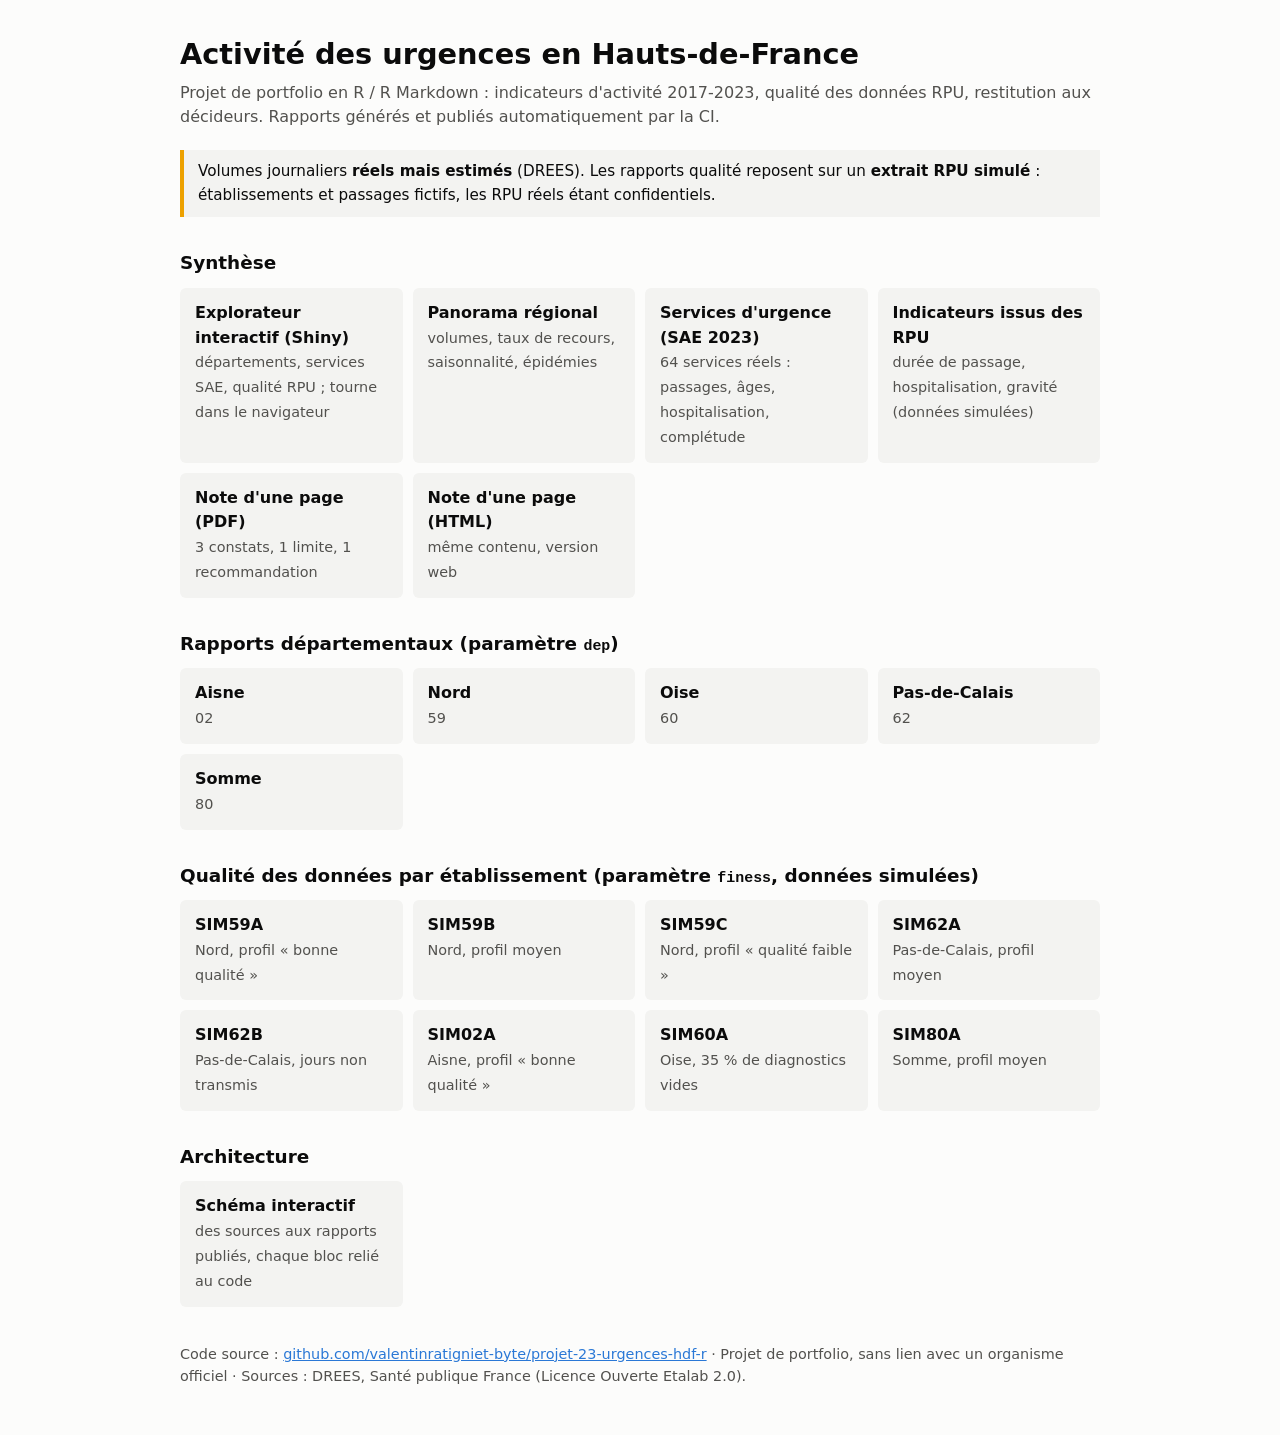
<file: rapports/index.html>
<!doctype html>
<html lang="fr">
<head>
<meta charset="utf-8">
<meta name="viewport" content="width=device-width, initial-scale=1">
<title>Urgences Hauts-de-France</title>
<style>
  :root { --fond: #fcfcfb; --encre: #0b0b0b; --doux: #52514e; --carte: #f3f3f1; --accent: #2a78d6; --alerte: #eda100; }
  @media (prefers-color-scheme: dark) {
    :root:not([data-theme="light"]) { --fond: #1a1a19; --encre: #f0efec; --doux: #c3c2b7; --carte: #262624; --accent: #3987e5; --alerte: #c98500; }
  }
  :root[data-theme="dark"] { --fond: #1a1a19; --encre: #f0efec; --doux: #c3c2b7; --carte: #262624; --accent: #3987e5; --alerte: #c98500; }
  body { margin: 0; font-family: "Segoe UI", system-ui, sans-serif; background: var(--fond); color: var(--encre); line-height: 1.55; }
  main { max-width: 920px; margin: 0 auto; padding: 32px 16px 48px; }
  h1 { font-size: 1.8em; margin: 0 0 4px; }
  h2 { font-size: 1.15em; margin: 32px 0 10px; }
  p.sous { color: var(--doux); margin: 0 0 20px; }
  .avert { border-left: 4px solid var(--alerte); background: var(--carte); padding: 10px 14px; font-size: .95em; }
  .grille { display: grid; grid-template-columns: repeat(auto-fill, minmax(200px, 1fr)); gap: 10px; }
  a.carte { display: block; background: var(--carte); border-radius: 6px; padding: 12px 14px; color: var(--encre); text-decoration: none; border: 1px solid transparent; }
  a.carte:hover, a.carte:focus-visible { border-color: var(--accent); }
  a.carte b { display: block; }
  a.carte span { color: var(--doux); font-size: .9em; }
  footer { margin-top: 36px; color: var(--doux); font-size: .9em; }
  footer a { color: var(--accent); }
</style>
</head>
<body>
<main>
  <h1>Activité des urgences en Hauts-de-France</h1>
  <p class="sous">Projet de portfolio en R / R Markdown : indicateurs d'activité 2017-2023, qualité des données RPU,
    restitution aux décideurs. Rapports générés et publiés automatiquement par la CI.</p>

  <div class="avert">Volumes journaliers <b>réels mais estimés</b> (DREES). Les rapports qualité reposent sur un
    <b>extrait RPU simulé</b> : établissements et passages fictifs, les RPU réels étant confidentiels.</div>

  <h2>Synthèse</h2>
  <div class="grille">
    <a class="carte" href="app/"><b>Explorateur interactif (Shiny)</b><span>départements, services SAE, qualité RPU ; tourne dans le navigateur</span></a>
    <a class="carte" href="panorama.html"><b>Panorama régional</b><span>volumes, taux de recours, saisonnalité, épidémies</span></a>
    <a class="carte" href="etablissements_sae.html"><b>Services d'urgence (SAE 2023)</b><span>64 services réels : passages, âges, hospitalisation, complétude</span></a>
    <a class="carte" href="activite_rpu.html"><b>Indicateurs issus des RPU</b><span>durée de passage, hospitalisation, gravité (données simulées)</span></a>
    <a class="carte" href="note_ars.pdf"><b>Note d'une page (PDF)</b><span>3 constats, 1 limite, 1 recommandation</span></a>
    <a class="carte" href="note_ars.html"><b>Note d'une page (HTML)</b><span>même contenu, version web</span></a>
  </div>

  <h2>Rapports départementaux (paramètre <code>dep</code>)</h2>
  <div class="grille">
    <a class="carte" href="departements/02.html"><b>Aisne</b><span>02</span></a>
    <a class="carte" href="departements/59.html"><b>Nord</b><span>59</span></a>
    <a class="carte" href="departements/60.html"><b>Oise</b><span>60</span></a>
    <a class="carte" href="departements/62.html"><b>Pas-de-Calais</b><span>62</span></a>
    <a class="carte" href="departements/80.html"><b>Somme</b><span>80</span></a>
  </div>

  <h2>Qualité des données par établissement (paramètre <code>finess</code>, données simulées)</h2>
  <div class="grille">
    <a class="carte" href="qualite/SIM59A.html"><b>SIM59A</b><span>Nord, profil « bonne qualité »</span></a>
    <a class="carte" href="qualite/SIM59B.html"><b>SIM59B</b><span>Nord, profil moyen</span></a>
    <a class="carte" href="qualite/SIM59C.html"><b>SIM59C</b><span>Nord, profil « qualité faible »</span></a>
    <a class="carte" href="qualite/SIM62A.html"><b>SIM62A</b><span>Pas-de-Calais, profil moyen</span></a>
    <a class="carte" href="qualite/SIM62B.html"><b>SIM62B</b><span>Pas-de-Calais, jours non transmis</span></a>
    <a class="carte" href="qualite/SIM02A.html"><b>SIM02A</b><span>Aisne, profil « bonne qualité »</span></a>
    <a class="carte" href="qualite/SIM60A.html"><b>SIM60A</b><span>Oise, 35 % de diagnostics vides</span></a>
    <a class="carte" href="qualite/SIM80A.html"><b>SIM80A</b><span>Somme, profil moyen</span></a>
  </div>

  <h2>Architecture</h2>
  <div class="grille">
    <a class="carte" href="architecture.html"><b>Schéma interactif</b><span>des sources aux rapports publiés, chaque bloc relié au code</span></a>
  </div>

  <footer>Code source : <a href="https://github.com/valentinratigniet-byte/projet-23-urgences-hdf-r">github.com/valentinratigniet-byte/projet-23-urgences-hdf-r</a>
    · Projet de portfolio, sans lien avec un organisme officiel · Sources : DREES, Santé publique France (Licence Ouverte Etalab 2.0).</footer>
</main>
</body>
</html>
</file>
